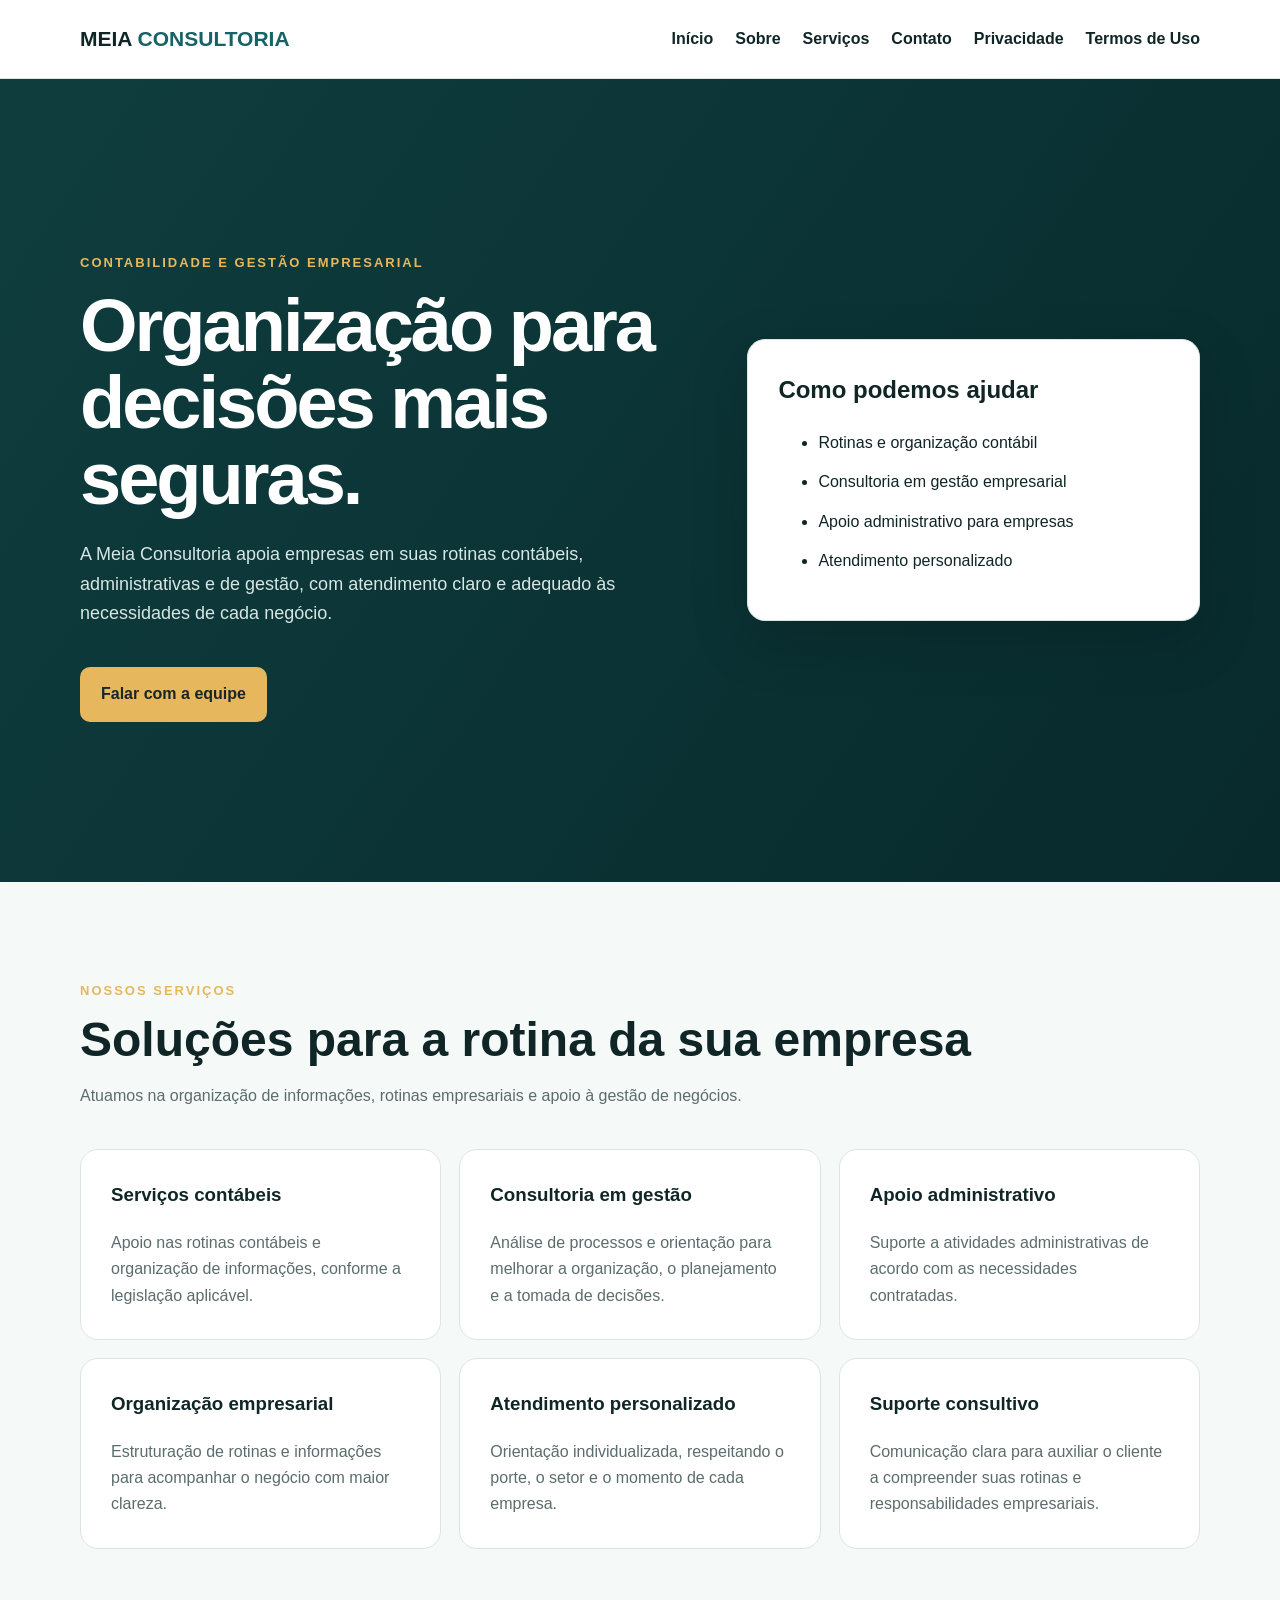
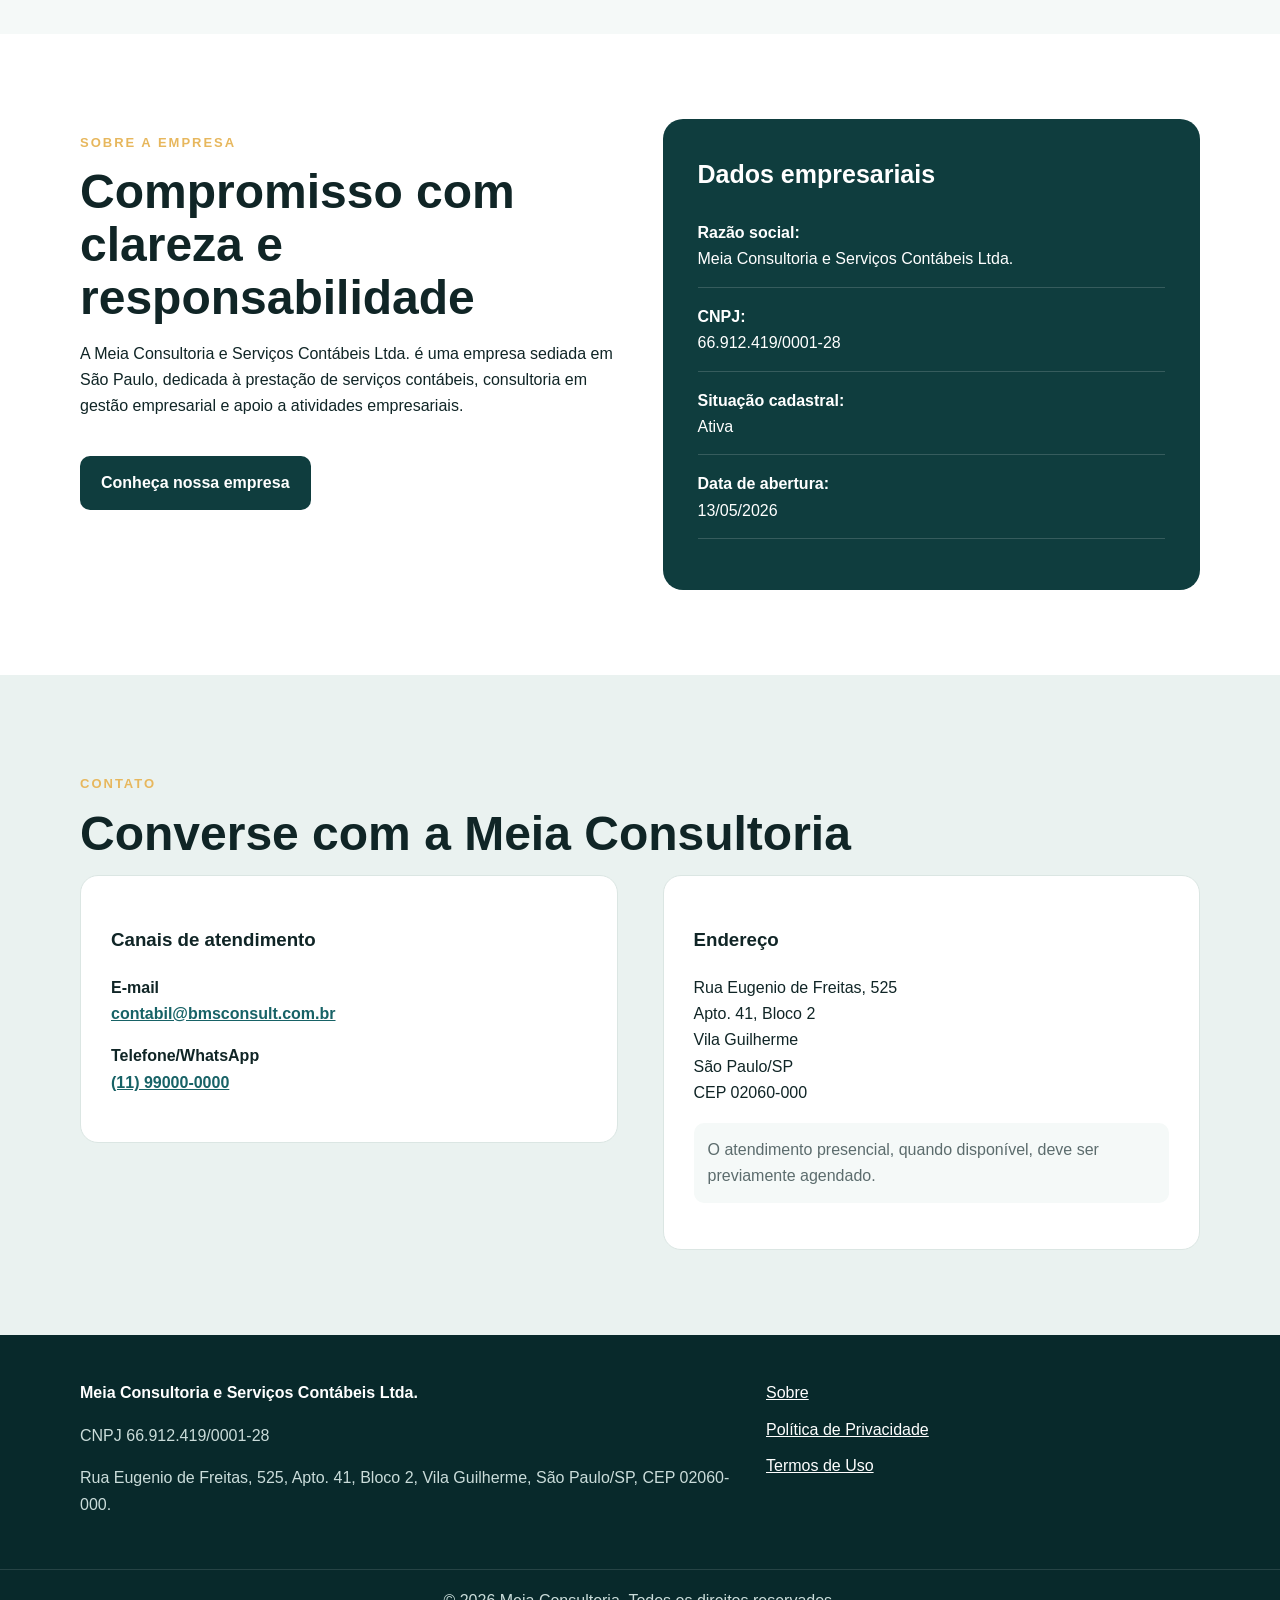
<file: index.html>
<!DOCTYPE html>
<html lang="pt-BR">
<head>
  <meta charset="UTF-8">
  <meta name="viewport" content="width=device-width, initial-scale=1.0">

  <title>Meia Consultoria e Serviços Contábeis</title>

  <meta name="description" content="Serviços contábeis, consultoria em gestão empresarial e apoio administrativo em São Paulo.">

  <link rel="stylesheet" href="styles.css">
</head>

<body>

<header>
  <div class="topo">
    <a class="logo" href="index.html">
      MEIA <span>CONSULTORIA</span>
    </a>

    <nav>
      <a href="index.html">Início</a>
      <a href="sobre.html">Sobre</a>
      <a href="#servicos">Serviços</a>
      <a href="#contato">Contato</a>
      <a href="privacidade.html">Privacidade</a>
      <a href="termos-de-uso.html">Termos de Uso</a>
    </nav>
  </div>
</header>

<main>

  <section class="hero">
    <div class="container hero-conteudo">

      <div>
        <p class="destaque">CONTABILIDADE E GESTÃO EMPRESARIAL</p>

        <h1>Organização para decisões mais seguras.</h1>

        <p class="texto-hero">
          A Meia Consultoria apoia empresas em suas rotinas contábeis,
          administrativas e de gestão, com atendimento claro e adequado
          às necessidades de cada negócio.
        </p>

        <a class="botao" href="mailto:contabil@bmsconsult.com.br">
          Falar com a equipe
        </a>
      </div>

      <div class="caixa-hero">
        <h2>Como podemos ajudar</h2>

        <ul>
          <li>Rotinas e organização contábil</li>
          <li>Consultoria em gestão empresarial</li>
          <li>Apoio administrativo para empresas</li>
          <li>Atendimento personalizado</li>
        </ul>
      </div>

    </div>
  </section>

  <section id="servicos" class="servicos">
    <div class="container">

      <p class="destaque">NOSSOS SERVIÇOS</p>

      <h2>Soluções para a rotina da sua empresa</h2>

      <p class="introducao">
        Atuamos na organização de informações, rotinas empresariais
        e apoio à gestão de negócios.
      </p>

      <div class="grade">

        <article class="cartao">
          <h3>Serviços contábeis</h3>
          <p>
            Apoio nas rotinas contábeis e organização de informações,
            conforme a legislação aplicável.
          </p>
        </article>

        <article class="cartao">
          <h3>Consultoria em gestão</h3>
          <p>
            Análise de processos e orientação para melhorar a organização,
            o planejamento e a tomada de decisões.
          </p>
        </article>

        <article class="cartao">
          <h3>Apoio administrativo</h3>
          <p>
            Suporte a atividades administrativas de acordo com as
            necessidades contratadas.
          </p>
        </article>

        <article class="cartao">
          <h3>Organização empresarial</h3>
          <p>
            Estruturação de rotinas e informações para acompanhar o
            negócio com maior clareza.
          </p>
        </article>

        <article class="cartao">
          <h3>Atendimento personalizado</h3>
          <p>
            Orientação individualizada, respeitando o porte, o setor
            e o momento de cada empresa.
          </p>
        </article>

        <article class="cartao">
          <h3>Suporte consultivo</h3>
          <p>
            Comunicação clara para auxiliar o cliente a compreender
            suas rotinas e responsabilidades empresariais.
          </p>
        </article>

      </div>
    </div>
  </section>

  <section class="empresa">
    <div class="container duas-colunas">

      <div>
        <p class="destaque">SOBRE A EMPRESA</p>

        <h2>Compromisso com clareza e responsabilidade</h2>

        <p>
          A Meia Consultoria e Serviços Contábeis Ltda. é uma empresa
          sediada em São Paulo, dedicada à prestação de serviços contábeis,
          consultoria em gestão empresarial e apoio a atividades empresariais.
        </p>

        <a class="botao-secundario" href="sobre.html">
          Conheça nossa empresa
        </a>
      </div>

      <div class="dados">
        <h3>Dados empresariais</h3>

        <p>
          <strong>Razão social:</strong><br>
          Meia Consultoria e Serviços Contábeis Ltda.
        </p>

        <p>
          <strong>CNPJ:</strong><br>
          66.912.419/0001-28
        </p>

        <p>
          <strong>Situação cadastral:</strong><br>
          Ativa
        </p>

        <p>
          <strong>Data de abertura:</strong><br>
          13/05/2026
        </p>
      </div>

    </div>
  </section>

  <section id="contato" class="contato">
    <div class="container">

      <p class="destaque">CONTATO</p>

      <h2>Converse com a Meia Consultoria</h2>

      <div class="duas-colunas">

        <div class="caixa-contato">
          <h3>Canais de atendimento</h3>

          <p>
            <strong>E-mail</strong><br>
            <a href="mailto:contabil@bmsconsult.com.br">
              contabil@bmsconsult.com.br
            </a>
          </p>

          <p>
            <strong>Telefone/WhatsApp</strong><br>
            <a href="tel:+5511990000000">
              (11) 99000-0000
            </a>
          </p>
        </div>

        <div class="caixa-contato">
          <h3>Endereço</h3>

          <p>
            Rua Eugenio de Freitas, 525<br>
            Apto. 41, Bloco 2<br>
            Vila Guilherme<br>
            São Paulo/SP<br>
            CEP 02060-000
          </p>

          <p class="aviso">
            O atendimento presencial, quando disponível,
            deve ser previamente agendado.
          </p>
        </div>

      </div>
    </div>
  </section>

</main>

<footer>
  <div class="container rodape">

    <div>
      <strong>Meia Consultoria e Serviços Contábeis Ltda.</strong>

      <p>CNPJ 66.912.419/0001-28</p>

      <p>
        Rua Eugenio de Freitas, 525, Apto. 41, Bloco 2,
        Vila Guilherme, São Paulo/SP, CEP 02060-000.
      </p>
    </div>

    <div class="links-rodape">
      <a href="sobre.html">Sobre</a>
      <a href="privacidade.html">Política de Privacidade</a>
      <a href="termos-de-uso.html">Termos de Uso</a>
    </div>

  </div>

  <div class="copyright">
    © 2026 Meia Consultoria. Todos os direitos reservados.
  </div>
</footer>

</body>
</html>
</file>
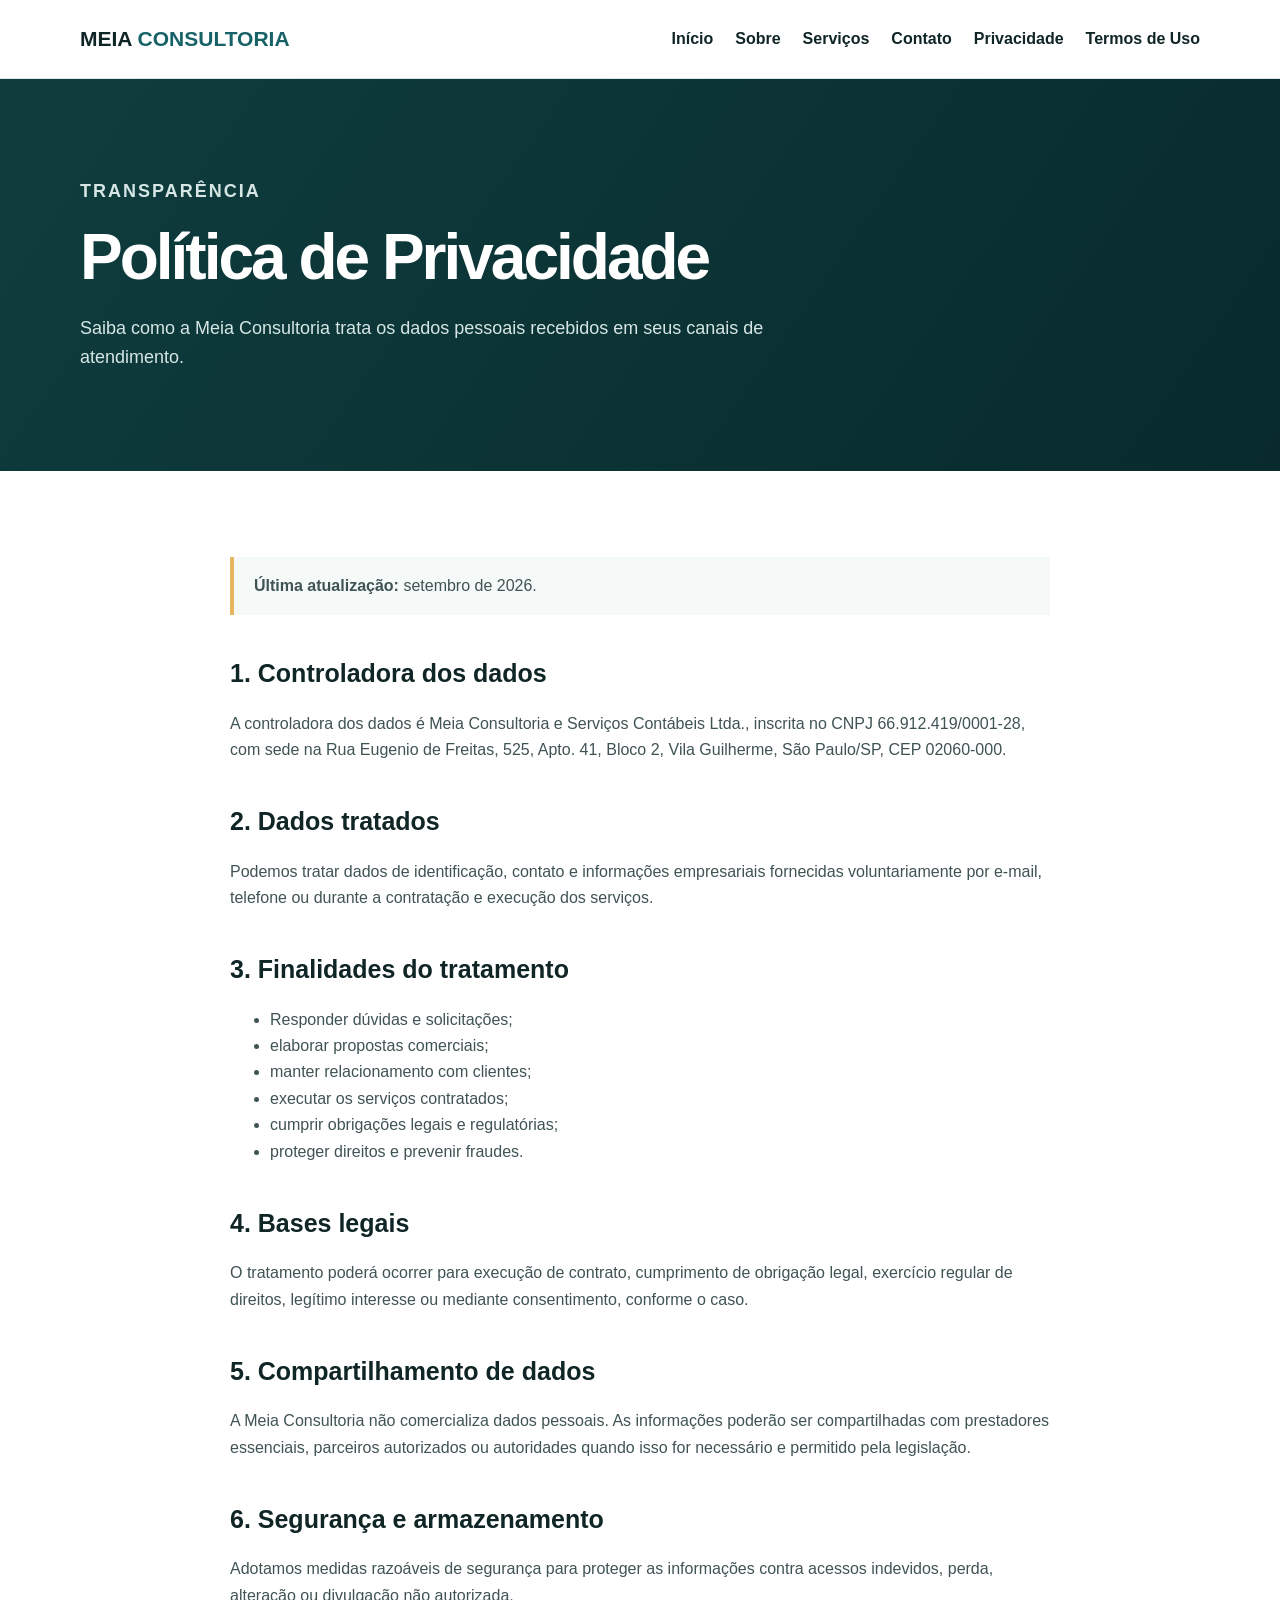
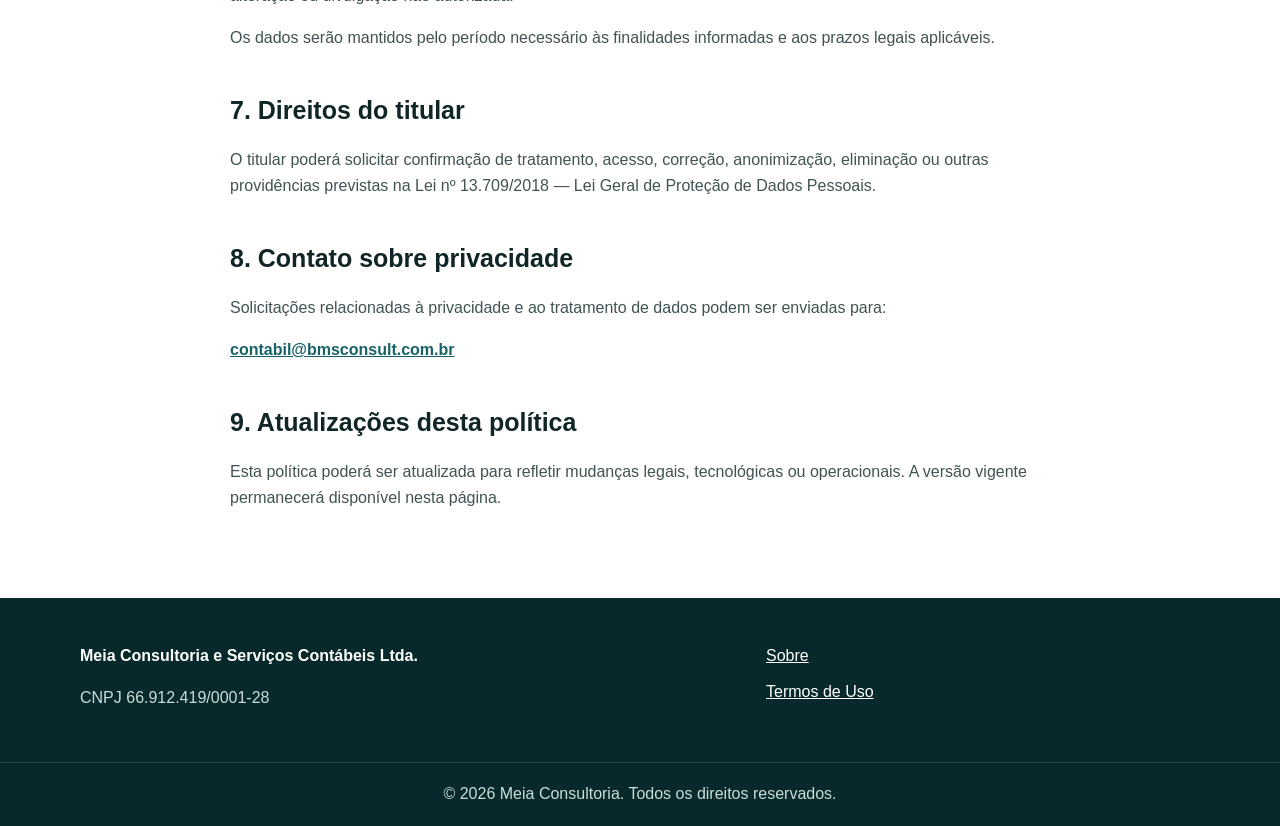
<file: privacidade.html>
<!DOCTYPE html>
<html lang="pt-BR">
<head>
  <meta charset="UTF-8">
  <meta name="viewport" content="width=device-width, initial-scale=1.0">

  <title>Política de Privacidade | Meia Consultoria</title>

  <meta name="description" content="Política de Privacidade da Meia Consultoria e Serviços Contábeis Ltda.">

  <link rel="stylesheet" href="styles.css">
</head>

<body>

<header>
  <div class="topo">
    <a class="logo" href="index.html">
      MEIA <span>CONSULTORIA</span>
    </a>

    <nav>
      <a href="index.html">Início</a>
      <a href="sobre.html">Sobre</a>
      <a href="index.html#servicos">Serviços</a>
      <a href="index.html#contato">Contato</a>
      <a href="privacidade.html">Privacidade</a>
      <a href="termos-de-uso.html">Termos de Uso</a>
    </nav>
  </div>
</header>

<main>

  <section class="pagina-titulo">
    <div class="container">
      <p class="destaque">TRANSPARÊNCIA</p>

      <h1>Política de Privacidade</h1>

      <p>
        Saiba como a Meia Consultoria trata os dados pessoais
        recebidos em seus canais de atendimento.
      </p>
    </div>
  </section>

  <article class="conteudo-legal">

    <p class="atualizacao">
      <strong>Última atualização:</strong> setembro de 2026.
    </p>

    <h2>1. Controladora dos dados</h2>

    <p>
      A controladora dos dados é Meia Consultoria e Serviços Contábeis
      Ltda., inscrita no CNPJ 66.912.419/0001-28, com sede na Rua
      Eugenio de Freitas, 525, Apto. 41, Bloco 2, Vila Guilherme,
      São Paulo/SP, CEP 02060-000.
    </p>

    <h2>2. Dados tratados</h2>

    <p>
      Podemos tratar dados de identificação, contato e informações
      empresariais fornecidas voluntariamente por e-mail, telefone
      ou durante a contratação e execução dos serviços.
    </p>

    <h2>3. Finalidades do tratamento</h2>

    <ul>
      <li>Responder dúvidas e solicitações;</li>
      <li>elaborar propostas comerciais;</li>
      <li>manter relacionamento com clientes;</li>
      <li>executar os serviços contratados;</li>
      <li>cumprir obrigações legais e regulatórias;</li>
      <li>proteger direitos e prevenir fraudes.</li>
    </ul>

    <h2>4. Bases legais</h2>

    <p>
      O tratamento poderá ocorrer para execução de contrato,
      cumprimento de obrigação legal, exercício regular de direitos,
      legítimo interesse ou mediante consentimento, conforme o caso.
    </p>

    <h2>5. Compartilhamento de dados</h2>

    <p>
      A Meia Consultoria não comercializa dados pessoais.
      As informações poderão ser compartilhadas com prestadores
      essenciais, parceiros autorizados ou autoridades quando isso
      for necessário e permitido pela legislação.
    </p>

    <h2>6. Segurança e armazenamento</h2>

    <p>
      Adotamos medidas razoáveis de segurança para proteger as
      informações contra acessos indevidos, perda, alteração ou
      divulgação não autorizada.
    </p>

    <p>
      Os dados serão mantidos pelo período necessário às finalidades
      informadas e aos prazos legais aplicáveis.
    </p>

    <h2>7. Direitos do titular</h2>

    <p>
      O titular poderá solicitar confirmação de tratamento, acesso,
      correção, anonimização, eliminação ou outras providências
      previstas na Lei nº 13.709/2018 — Lei Geral de Proteção de
      Dados Pessoais.
    </p>

    <h2>8. Contato sobre privacidade</h2>

    <p>
      Solicitações relacionadas à privacidade e ao tratamento de
      dados podem ser enviadas para:
    </p>

    <p>
      <a href="mailto:contabil@bmsconsult.com.br">
        contabil@bmsconsult.com.br
      </a>
    </p>

    <h2>9. Atualizações desta política</h2>

    <p>
      Esta política poderá ser atualizada para refletir mudanças
      legais, tecnológicas ou operacionais. A versão vigente
      permanecerá disponível nesta página.
    </p>

  </article>

</main>

<footer>
  <div class="container rodape">
    <div>
      <strong>Meia Consultoria e Serviços Contábeis Ltda.</strong>
      <p>CNPJ 66.912.419/0001-28</p>
    </div>

    <div class="links-rodape">
      <a href="sobre.html">Sobre</a>
      <a href="termos-de-uso.html">Termos de Uso</a>
    </div>
  </div>

  <div class="copyright">
    © 2026 Meia Consultoria. Todos os direitos reservados.
  </div>
</footer>

</body>
</html>
</file>
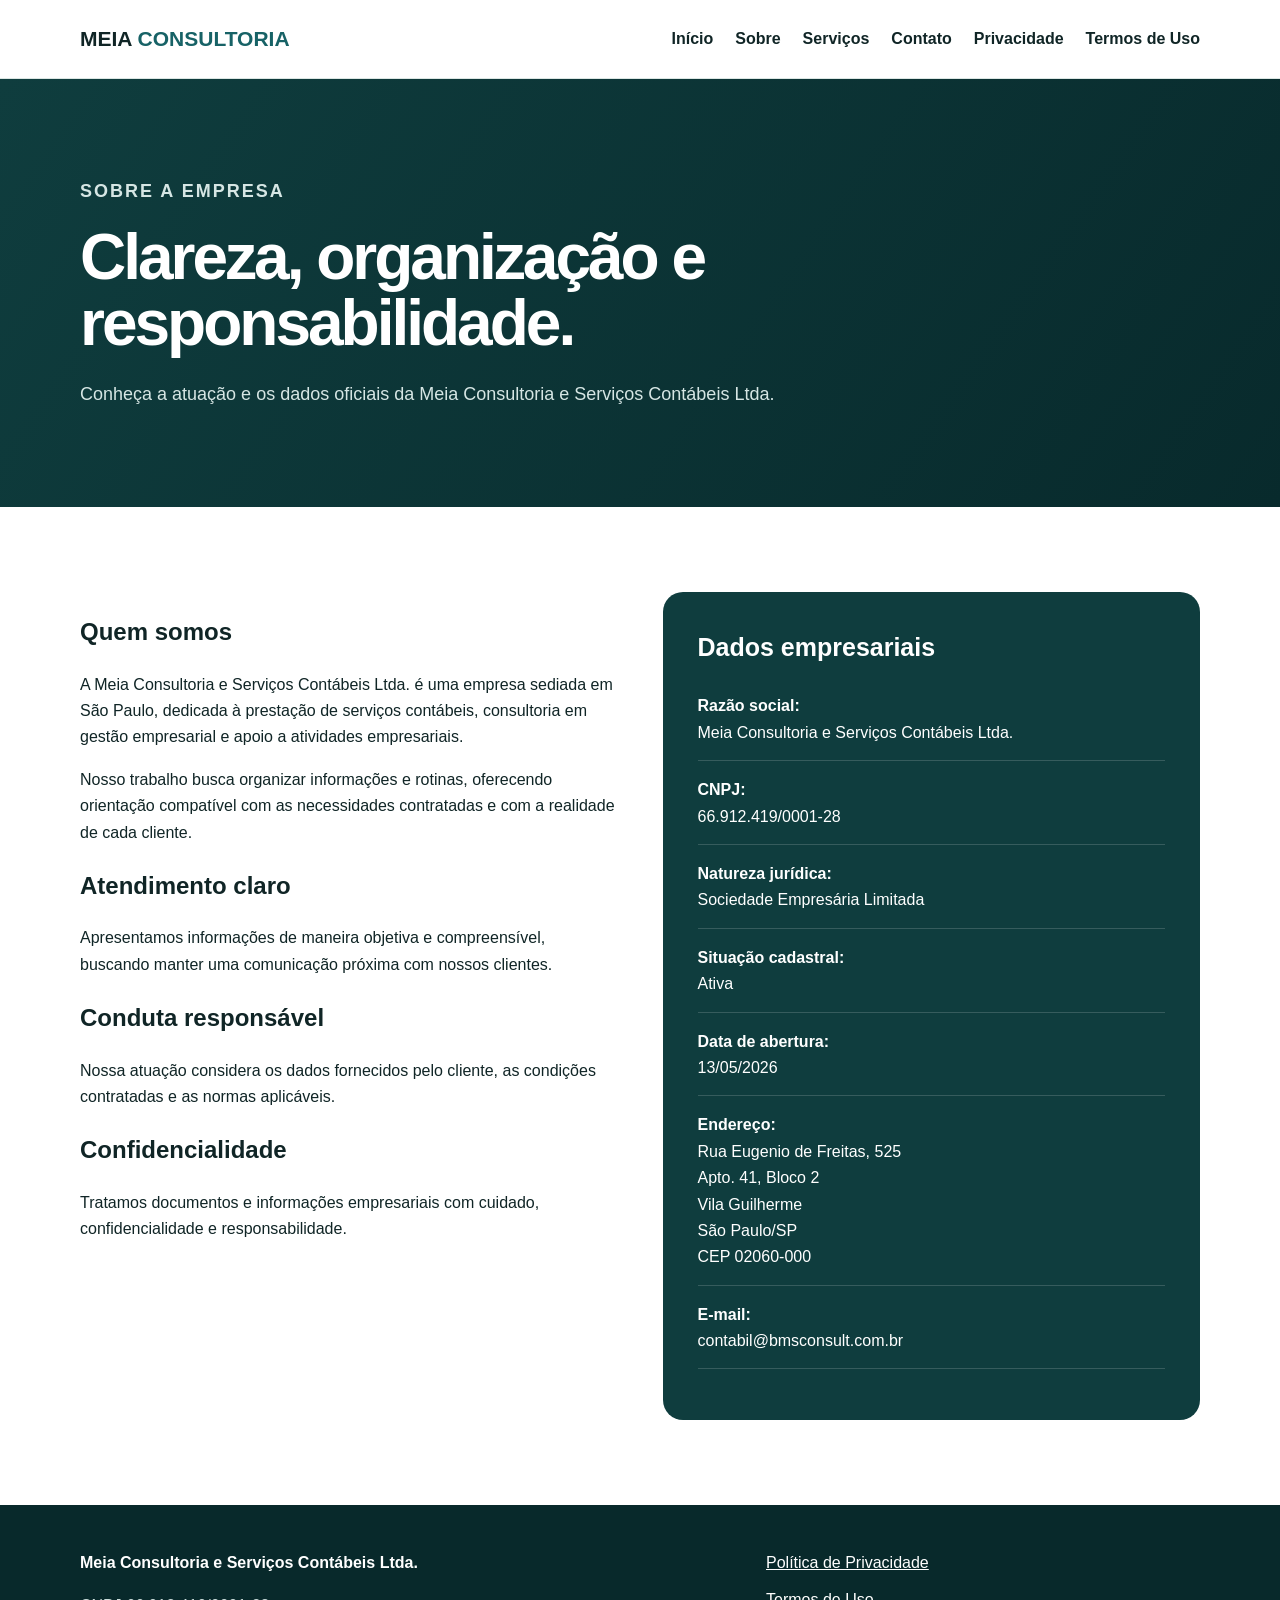
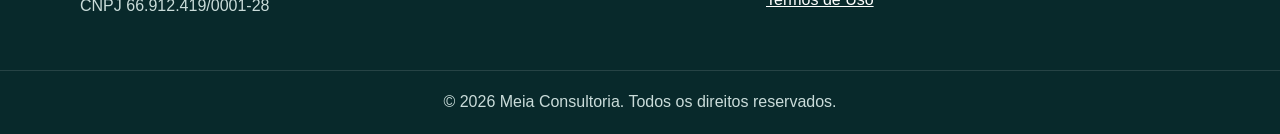
<file: sobre.html>
<!DOCTYPE html>
<html lang="pt-BR">
<head>
  <meta charset="UTF-8">
  <meta name="viewport" content="width=device-width, initial-scale=1.0">

  <title>Sobre | Meia Consultoria</title>

  <meta name="description" content="Conheça a Meia Consultoria e Serviços Contábeis Ltda.">

  <link rel="stylesheet" href="styles.css">
</head>

<body>

<header>
  <div class="topo">
    <a class="logo" href="index.html">
      MEIA <span>CONSULTORIA</span>
    </a>

    <nav>
      <a href="index.html">Início</a>
      <a href="sobre.html">Sobre</a>
      <a href="index.html#servicos">Serviços</a>
      <a href="index.html#contato">Contato</a>
      <a href="privacidade.html">Privacidade</a>
      <a href="termos-de-uso.html">Termos de Uso</a>
    </nav>
  </div>
</header>

<main>

  <section class="pagina-titulo">
    <div class="container">
      <p class="destaque">SOBRE A EMPRESA</p>

      <h1>Clareza, organização e responsabilidade.</h1>

      <p>
        Conheça a atuação e os dados oficiais da
        Meia Consultoria e Serviços Contábeis Ltda.
      </p>
    </div>
  </section>

  <section>
    <div class="container duas-colunas">

      <div>
        <h2>Quem somos</h2>

        <p>
          A Meia Consultoria e Serviços Contábeis Ltda. é uma empresa
          sediada em São Paulo, dedicada à prestação de serviços contábeis,
          consultoria em gestão empresarial e apoio a atividades empresariais.
        </p>

        <p>
          Nosso trabalho busca organizar informações e rotinas,
          oferecendo orientação compatível com as necessidades
          contratadas e com a realidade de cada cliente.
        </p>

        <h2>Atendimento claro</h2>

        <p>
          Apresentamos informações de maneira objetiva e compreensível,
          buscando manter uma comunicação próxima com nossos clientes.
        </p>

        <h2>Conduta responsável</h2>

        <p>
          Nossa atuação considera os dados fornecidos pelo cliente,
          as condições contratadas e as normas aplicáveis.
        </p>

        <h2>Confidencialidade</h2>

        <p>
          Tratamos documentos e informações empresariais com cuidado,
          confidencialidade e responsabilidade.
        </p>
      </div>

      <aside class="dados">
        <h3>Dados empresariais</h3>

        <p>
          <strong>Razão social:</strong><br>
          Meia Consultoria e Serviços Contábeis Ltda.
        </p>

        <p>
          <strong>CNPJ:</strong><br>
          66.912.419/0001-28
        </p>

        <p>
          <strong>Natureza jurídica:</strong><br>
          Sociedade Empresária Limitada
        </p>

        <p>
          <strong>Situação cadastral:</strong><br>
          Ativa
        </p>

        <p>
          <strong>Data de abertura:</strong><br>
          13/05/2026
        </p>

        <p>
          <strong>Endereço:</strong><br>
          Rua Eugenio de Freitas, 525<br>
          Apto. 41, Bloco 2<br>
          Vila Guilherme<br>
          São Paulo/SP<br>
          CEP 02060-000
        </p>

        <p>
          <strong>E-mail:</strong><br>
          contabil@bmsconsult.com.br
        </p>
      </aside>

    </div>
  </section>

</main>

<footer>
  <div class="container rodape">
    <div>
      <strong>Meia Consultoria e Serviços Contábeis Ltda.</strong>
      <p>CNPJ 66.912.419/0001-28</p>
    </div>

    <div class="links-rodape">
      <a href="privacidade.html">Política de Privacidade</a>
      <a href="termos-de-uso.html">Termos de Uso</a>
    </div>
  </div>

  <div class="copyright">
    © 2026 Meia Consultoria. Todos os direitos reservados.
  </div>
</footer>

</body>
</html>
</file>
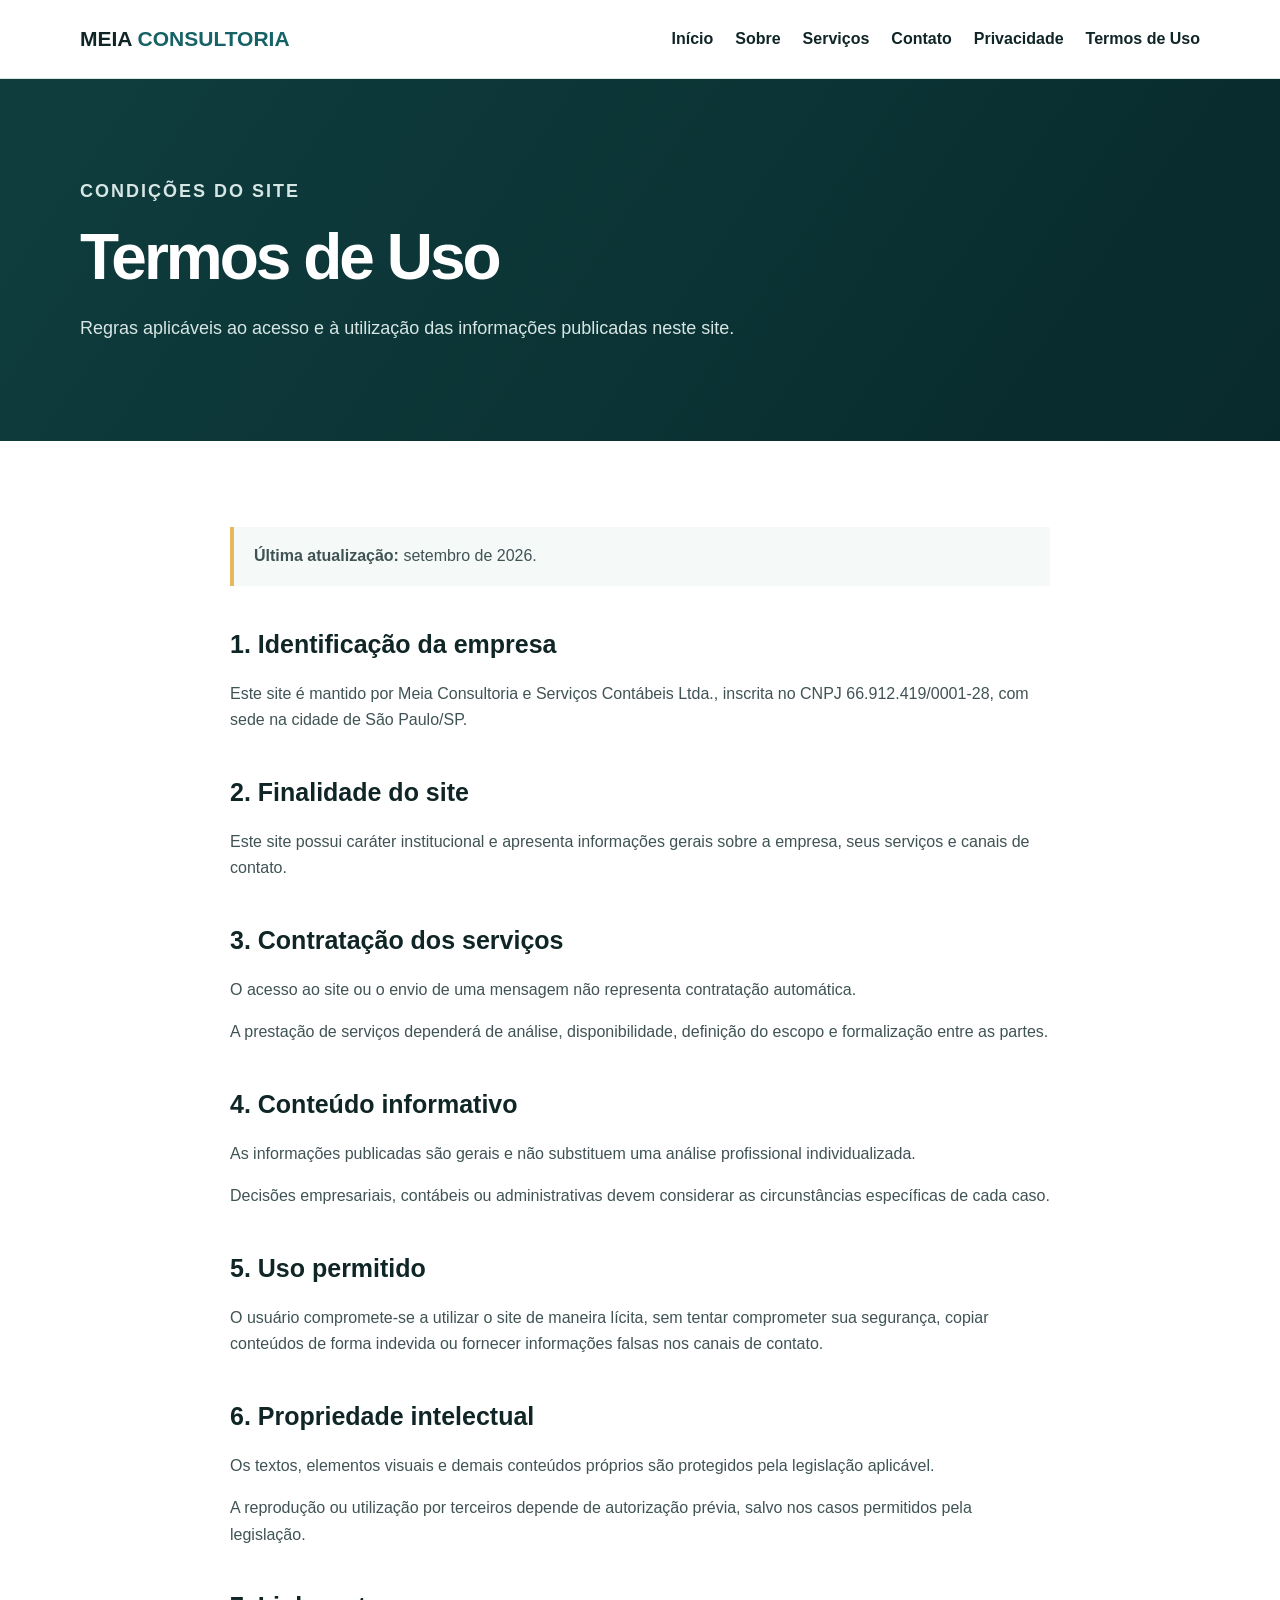
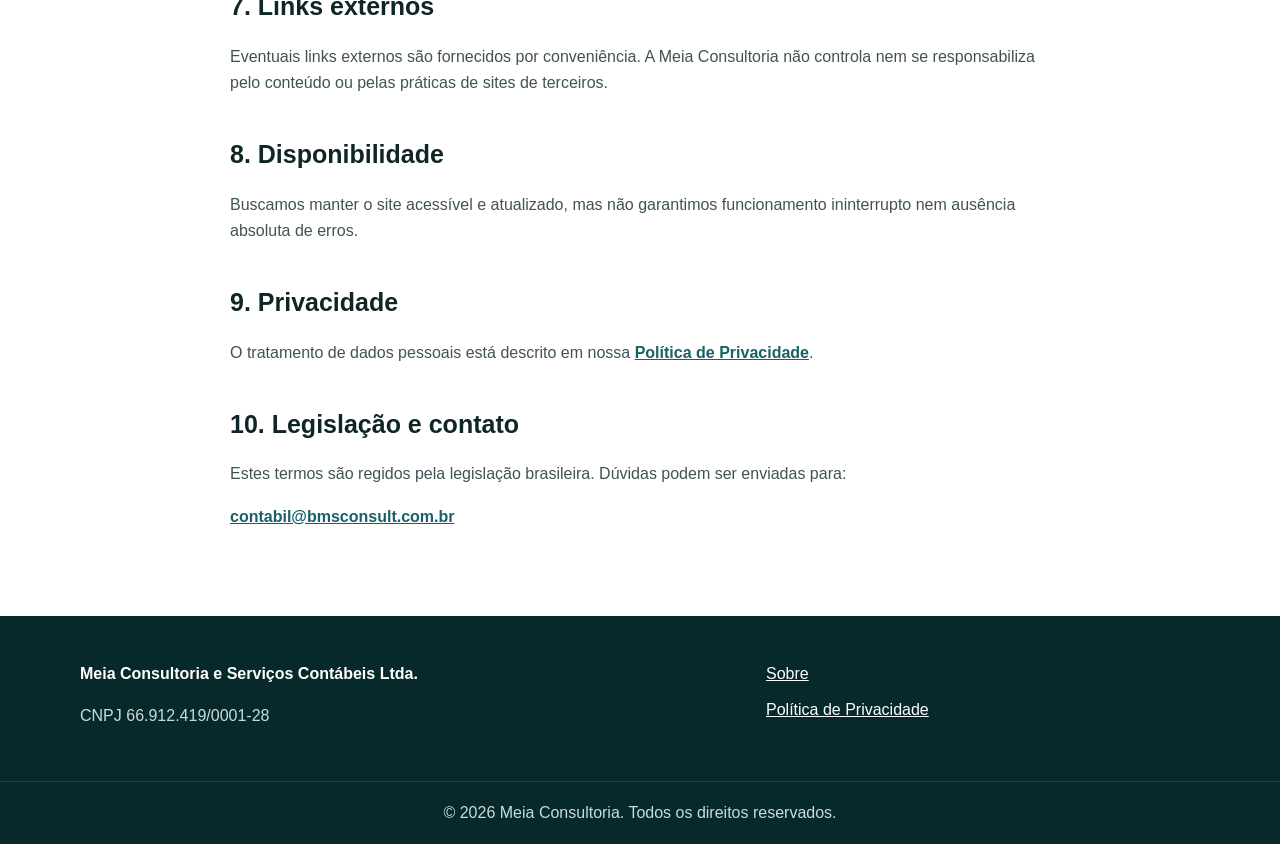
<file: termos-de-uso.html>
<!DOCTYPE html>
<html lang="pt-BR">
<head>
  <meta charset="UTF-8">
  <meta name="viewport" content="width=device-width, initial-scale=1.0">

  <title>Termos de Uso | Meia Consultoria</title>

  <meta name="description" content="Termos de Uso do site da Meia Consultoria e Serviços Contábeis Ltda.">

  <link rel="stylesheet" href="styles.css">
</head>

<body>

<header>
  <div class="topo">
    <a class="logo" href="index.html">
      MEIA <span>CONSULTORIA</span>
    </a>

    <nav>
      <a href="index.html">Início</a>
      <a href="sobre.html">Sobre</a>
      <a href="index.html#servicos">Serviços</a>
      <a href="index.html#contato">Contato</a>
      <a href="privacidade.html">Privacidade</a>
      <a href="termos-de-uso.html">Termos de Uso</a>
    </nav>
  </div>
</header>

<main>

  <section class="pagina-titulo">
    <div class="container">
      <p class="destaque">CONDIÇÕES DO SITE</p>

      <h1>Termos de Uso</h1>

      <p>
        Regras aplicáveis ao acesso e à utilização das informações
        publicadas neste site.
      </p>
    </div>
  </section>

  <article class="conteudo-legal">

    <p class="atualizacao">
      <strong>Última atualização:</strong> setembro de 2026.
    </p>

    <h2>1. Identificação da empresa</h2>

    <p>
      Este site é mantido por Meia Consultoria e Serviços Contábeis
      Ltda., inscrita no CNPJ 66.912.419/0001-28, com sede na cidade
      de São Paulo/SP.
    </p>

    <h2>2. Finalidade do site</h2>

    <p>
      Este site possui caráter institucional e apresenta informações
      gerais sobre a empresa, seus serviços e canais de contato.
    </p>

    <h2>3. Contratação dos serviços</h2>

    <p>
      O acesso ao site ou o envio de uma mensagem não representa
      contratação automática.
    </p>

    <p>
      A prestação de serviços dependerá de análise, disponibilidade,
      definição do escopo e formalização entre as partes.
    </p>

    <h2>4. Conteúdo informativo</h2>

    <p>
      As informações publicadas são gerais e não substituem uma
      análise profissional individualizada.
    </p>

    <p>
      Decisões empresariais, contábeis ou administrativas devem
      considerar as circunstâncias específicas de cada caso.
    </p>

    <h2>5. Uso permitido</h2>

    <p>
      O usuário compromete-se a utilizar o site de maneira lícita,
      sem tentar comprometer sua segurança, copiar conteúdos de forma
      indevida ou fornecer informações falsas nos canais de contato.
    </p>

    <h2>6. Propriedade intelectual</h2>

    <p>
      Os textos, elementos visuais e demais conteúdos próprios são
      protegidos pela legislação aplicável.
    </p>

    <p>
      A reprodução ou utilização por terceiros depende de autorização
      prévia, salvo nos casos permitidos pela legislação.
    </p>

    <h2>7. Links externos</h2>

    <p>
      Eventuais links externos são fornecidos por conveniência.
      A Meia Consultoria não controla nem se responsabiliza pelo
      conteúdo ou pelas práticas de sites de terceiros.
    </p>

    <h2>8. Disponibilidade</h2>

    <p>
      Buscamos manter o site acessível e atualizado, mas não garantimos
      funcionamento ininterrupto nem ausência absoluta de erros.
    </p>

    <h2>9. Privacidade</h2>

    <p>
      O tratamento de dados pessoais está descrito em nossa
      <a href="privacidade.html">Política de Privacidade</a>.
    </p>

    <h2>10. Legislação e contato</h2>

    <p>
      Estes termos são regidos pela legislação brasileira.
      Dúvidas podem ser enviadas para:
    </p>

    <p>
      <a href="mailto:contabil@bmsconsult.com.br">
        contabil@bmsconsult.com.br
      </a>
    </p>

  </article>

</main>

<footer>
  <div class="container rodape">
    <div>
      <strong>Meia Consultoria e Serviços Contábeis Ltda.</strong>
      <p>CNPJ 66.912.419/0001-28</p>
    </div>

    <div class="links-rodape">
      <a href="sobre.html">Sobre</a>
      <a href="privacidade.html">Política de Privacidade</a>
    </div>
  </div>

  <div class="copyright">
    © 2026 Meia Consultoria. Todos os direitos reservados.
  </div>
</footer>

</body>
</html>
</file>
<file: styles.css>
:root {
  --verde: #0f3d3e;
  --verde-claro: #176266;
  --dourado: #e7b75d;
  --fundo: #f5f9f8;
  --texto: #102526;
  --cinza: #5c6c6d;
  --linha: #dbe6e3;
  --branco: #ffffff;
}

* {
  box-sizing: border-box;
}

html {
  scroll-behavior: smooth;
}

body {
  margin: 0;
  color: var(--texto);
  background: var(--branco);
  font-family: Arial, Helvetica, sans-serif;
  font-size: 16px;
  line-height: 1.65;
}

a {
  color: inherit;
}

.container {
  width: min(1120px, calc(100% - 40px));
  margin: auto;
}

header {
  position: sticky;
  top: 0;
  z-index: 10;
  background: var(--branco);
  border-bottom: 1px solid var(--linha);
}

.topo {
  width: min(1120px, calc(100% - 40px));
  min-height: 78px;
  margin: auto;
  display: flex;
  align-items: center;
  justify-content: space-between;
  gap: 25px;
}

.logo {
  font-size: 21px;
  font-weight: 800;
  text-decoration: none;
}

.logo span {
  color: var(--verde-claro);
}

nav {
  display: flex;
  align-items: center;
  gap: 22px;
  flex-wrap: wrap;
}

nav a {
  font-weight: 700;
  text-decoration: none;
}

nav a:hover {
  color: var(--verde-claro);
}

.hero {
  color: var(--branco);
  background: linear-gradient(125deg, var(--verde), #082a2c);
}

.hero-conteudo {
  min-height: 590px;
  padding: 75px 0;
  display: grid;
  grid-template-columns: 1.15fr 0.85fr;
  align-items: center;
  gap: 55px;
}

.hero h1,
.pagina-titulo h1 {
  margin: 15px 0 23px;
  font-size: clamp(42px, 6vw, 74px);
  line-height: 1.03;
  letter-spacing: -3px;
}

.texto-hero {
  max-width: 670px;
  color: #d6e6e4;
  font-size: 18px;
}

.destaque {
  color: var(--dourado);
  font-size: 13px;
  font-weight: 800;
  letter-spacing: 2px;
}

.botao,
.botao-secundario {
  display: inline-block;
  margin-top: 20px;
  padding: 14px 21px;
  border-radius: 10px;
  font-weight: 800;
  text-decoration: none;
}

.botao {
  color: #172727;
  background: var(--dourado);
}

.botao-secundario {
  color: var(--branco);
  background: var(--verde);
}

.caixa-hero,
.cartao,
.caixa-contato {
  padding: 30px;
  border-radius: 18px;
  background: var(--branco);
  border: 1px solid var(--linha);
}

.caixa-hero {
  color: var(--texto);
  box-shadow: 0 20px 60px rgba(0, 0, 0, 0.15);
}

.caixa-hero h2 {
  margin-top: 0;
}

.caixa-hero li {
  margin: 13px 0;
}

section {
  padding: 85px 0;
}

.servicos {
  background: var(--fundo);
}

.servicos h2,
.empresa h2,
.contato h2 {
  margin: 8px 0 15px;
  font-size: clamp(32px, 4vw, 48px);
  line-height: 1.1;
}

.introducao {
  max-width: 700px;
  margin-bottom: 40px;
  color: var(--cinza);
}

.grade {
  display: grid;
  grid-template-columns: repeat(3, 1fr);
  gap: 18px;
}

.cartao h3 {
  margin-top: 0;
}

.cartao p {
  margin-bottom: 0;
  color: var(--cinza);
}

.duas-colunas {
  display: grid;
  grid-template-columns: 1fr 1fr;
  gap: 45px;
  align-items: start;
}

.dados {
  padding: 35px;
  color: var(--branco);
  background: var(--verde);
  border-radius: 20px;
}

.dados h3 {
  margin-top: 0;
  font-size: 25px;
}

.dados p {
  padding-bottom: 14px;
  border-bottom: 1px solid rgba(255, 255, 255, 0.16);
}

.contato {
  background: #eaf2f0;
}

.caixa-contato a {
  color: var(--verde-claro);
  font-weight: 700;
}

.aviso {
  padding: 14px;
  color: var(--cinza);
  background: var(--fundo);
  border-radius: 10px;
}

.pagina-titulo {
  padding: 80px 0;
  color: var(--branco);
  background: linear-gradient(125deg, var(--verde), #082a2c);
}

.pagina-titulo h1 {
  font-size: clamp(40px, 5vw, 64px);
}

.pagina-titulo p {
  max-width: 700px;
  color: #d6e6e4;
  font-size: 18px;
}

.conteudo-legal {
  width: min(820px, calc(100% - 40px));
  margin: auto;
  padding: 70px 0;
}

.conteudo-legal h2 {
  margin: 38px 0 10px;
  font-size: 25px;
}

.conteudo-legal p,
.conteudo-legal li {
  color: #405354;
}

.conteudo-legal a {
  color: var(--verde-claro);
  font-weight: 700;
}

.atualizacao {
  padding: 16px 20px;
  background: var(--fundo);
  border-left: 4px solid var(--dourado);
}

footer {
  padding-top: 45px;
  color: #cadcda;
  background: #08292b;
}

.rodape {
  display: grid;
  grid-template-columns: 1.2fr 0.8fr;
  gap: 35px;
}

.rodape strong {
  color: var(--branco);
}

.links-rodape {
  display: flex;
  flex-direction: column;
  gap: 10px;
}

.links-rodape a {
  color: var(--branco);
}

.copyright {
  margin-top: 35px;
  padding: 18px;
  text-align: center;
  border-top: 1px solid rgba(255, 255, 255, 0.12);
}

@media (max-width: 850px) {
  .topo {
    padding: 18px 0;
    flex-direction: column;
    align-items: flex-start;
  }

  nav {
    gap: 14px;
  }

  .hero-conteudo,
  .duas-colunas,
  .rodape {
    grid-template-columns: 1fr;
  }

  .grade {
    grid-template-columns: 1fr 1fr;
  }
}

@media (max-width: 580px) {
  .container,
  .topo,
  .conteudo-legal {
    width: calc(100% - 28px);
  }

  .grade {
    grid-template-columns: 1fr;
  }

  .hero h1 {
    font-size: 42px;
    letter-spacing: -2px;
  }

  nav {
    font-size: 14px;
  }

  section {
    padding: 65px 0;
  }
}
</file>
